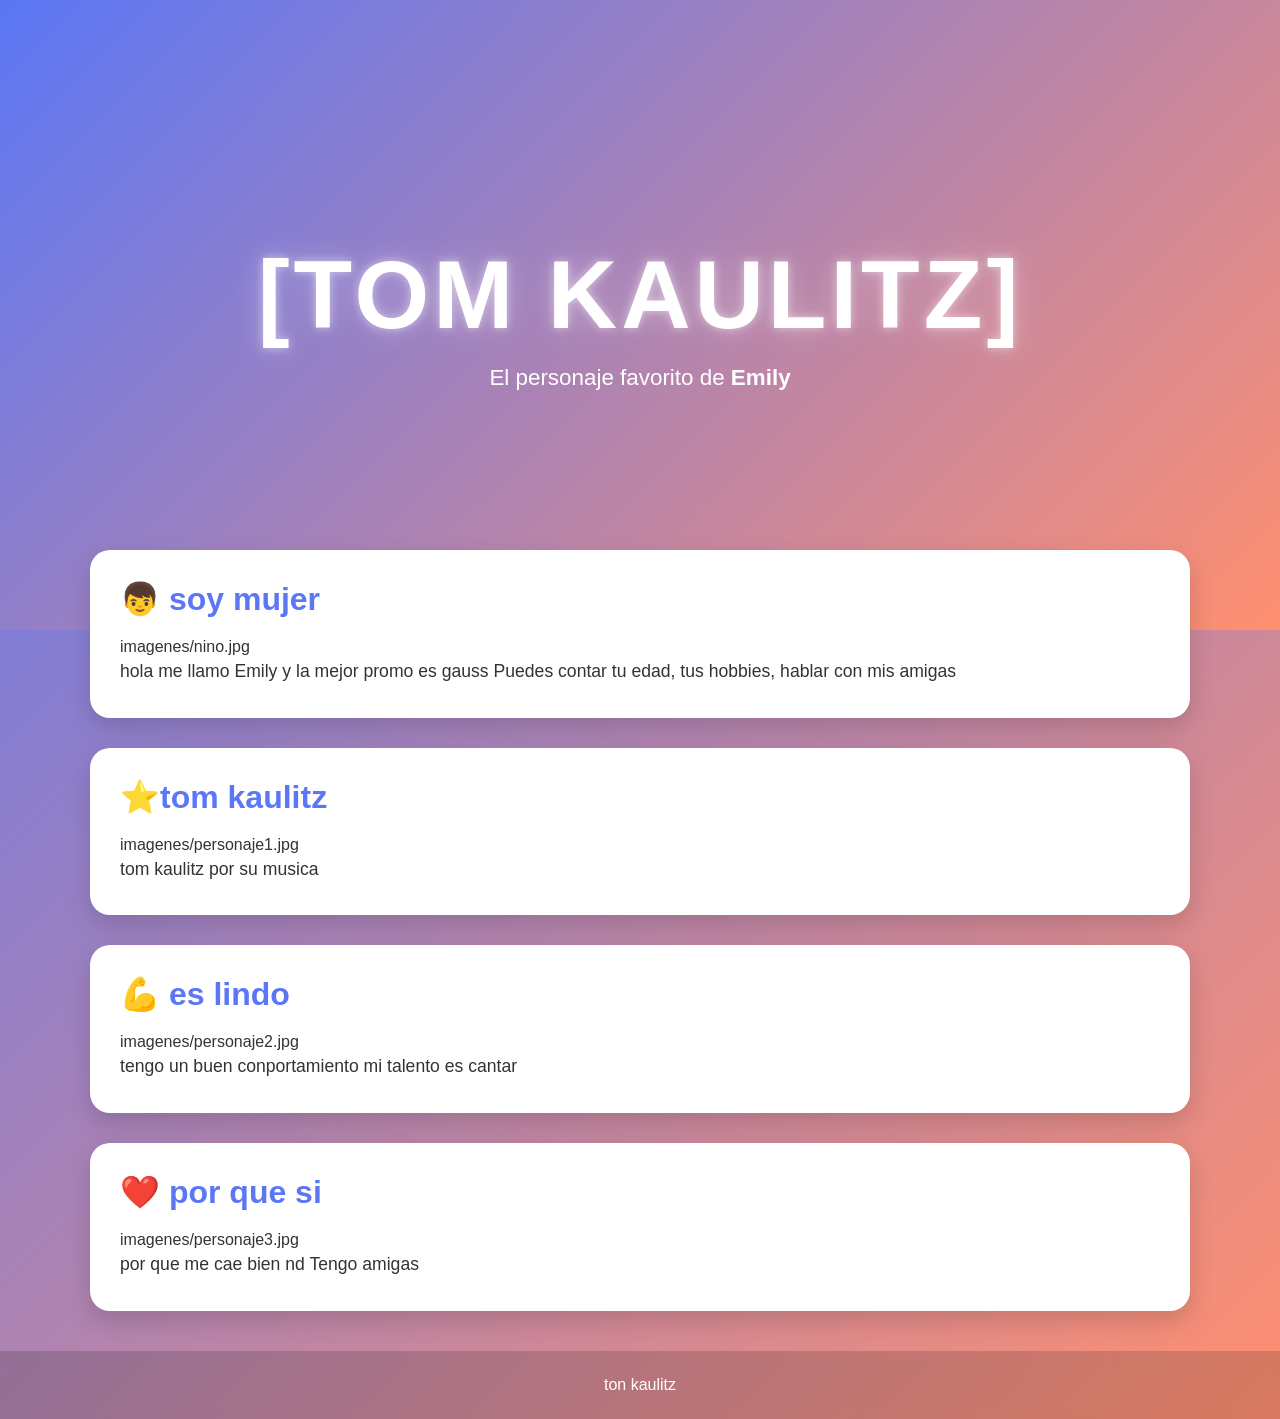
<file: docs/personajeFavorito/index.html>
<!DOCTYPE html>
<html lang="es">

<head>
    <meta charset="UTF-8">
    <meta name="viewport" content="width=device-width, initial-scale=1.0">
    <title>[tom kaulitz]</title>
    <link rel="stylesheet" href="style.css">
</head>

<body>

    <header class="hero">
        <div class="hero-content">
            <h1>[tom kaulitz]</h1>
            <p>El personaje favorito de <strong>Emily</strong></p>
        </div>
    </header>

    <main>

        <section class="card">
            <h2>👦 soy mujer</h2>
            imagenes/nino.jpg

            <p>
                hola me llamo Emily y la mejor promo es gauss
                Puedes contar tu edad, tus hobbies,
                hablar con mis amigas
            </p>
        </section>

        <section class="card">
            <h2>⭐tom kaulitz</h2>
            imagenes/personaje1.jpg

            <p>
                tom kaulitz por su musica
                
            </p>
        </section>

        <section class="card">
            <h2>💪 es lindo</h2>
            imagenes/personaje2.jpg

            <p>
                tengo un buen conportamiento
                mi talento es cantar
            </p>
        </section>

        <section class="card">
            <h2>❤️ por que si</h2>
            imagenes/personaje3.jpg

            <p>
                por que me cae bien
                nd                Tengo amigas

            </p>
        </section>

    </main>

    <footer>
        <p>ton kaulitz</p>
    </footer>

</body>

</html>
</file>
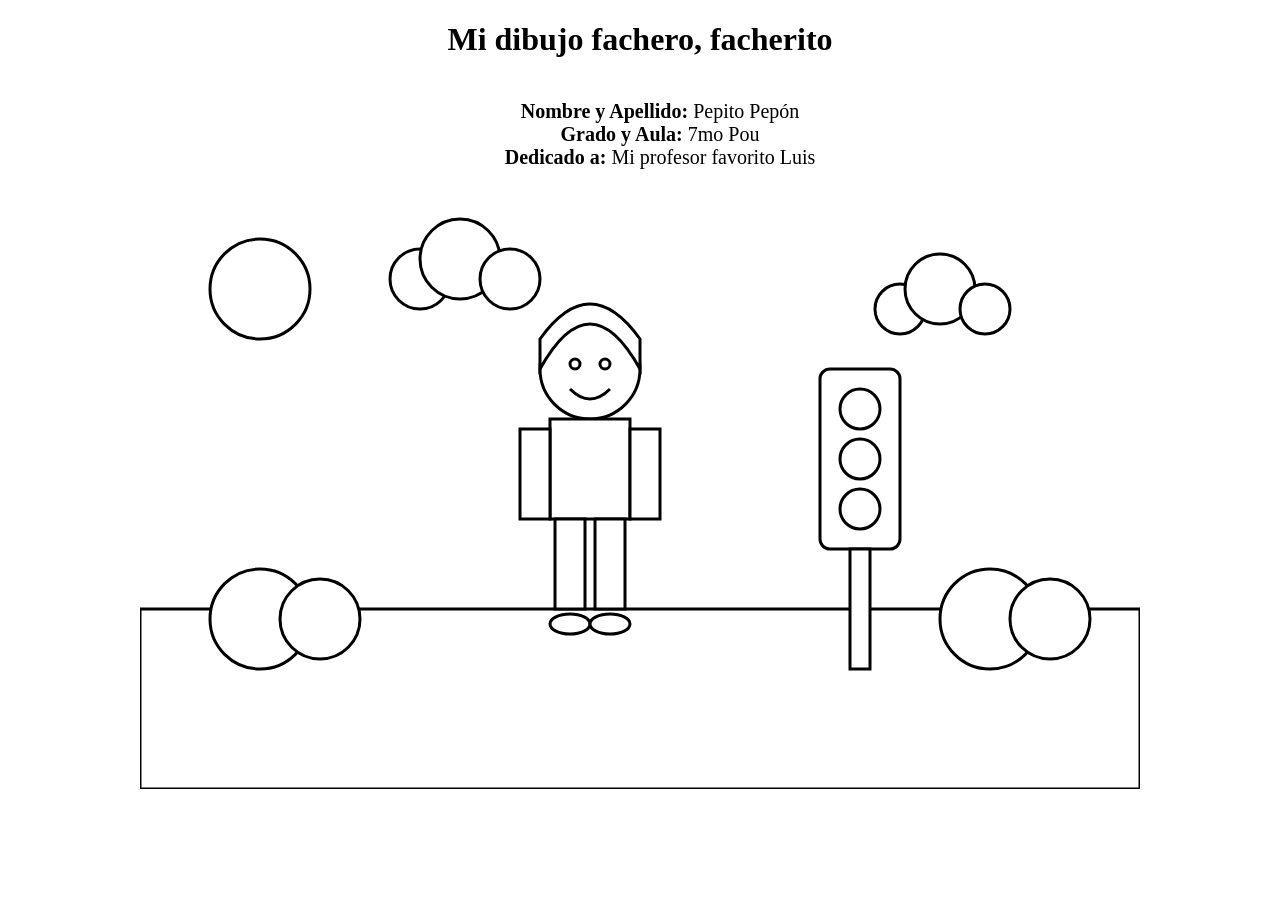
<file: docs/semaforoRGB/index.html>
<!DOCTYPE html>
<html lang="es">
<head>
    <meta charset="UTF-8">
    <title>Dibujo para colorear</title>
    <link rel="stylesheet" href="estilos.css">
</head>
<body>
<h1>Mi dibujo fachero, facherito</h1>
<ul>
  <li><strong>Nombre y Apellido:</strong> Pepito Pepón</li>
  <li><strong>Grado y Aula:</strong> 7mo Pou</li>
  <li><strong>Dedicado a:</strong> Mi profesor favorito Luis</li>
</ul>
<svg viewBox="0 0 1000 600" class="dibujo cielo">

    <!-- Sol -->
    <circle class="sol" cx="120" cy="100" r="50"/>

    <!-- Nubes -->
    <g class="nube">
        <circle class="nube-cuerpo" cx="280" cy="90" r="30"/>
        <circle class="nube-cuerpo" cx="320" cy="70" r="40"/>
        <circle class="nube-cuerpo" cx="370" cy="90" r="30"/>
    </g>

    <g class="nube">
        <circle class="nube-cuerpo" cx="760" cy="120" r="25"/>
        <circle class="nube-cuerpo" cx="800" cy="100" r="35"/>
        <circle class="nube-cuerpo" cx="845" cy="120" r="25"/>
    </g>

    <!-- Césped -->
    <rect class="cesped" x="0" y="420" width="1000" height="180"/>

    <!-- Arbustos -->
    <circle class="arbusto" cx="120" cy="430" r="50"/>
    <circle class="arbusto" cx="180" cy="430" r="40"/>

    <circle class="arbusto" cx="850" cy="430" r="50"/>
    <circle class="arbusto" cx="910" cy="430" r="40"/>

    <!-- Semáforo -->
    <g class="semaforo">

        <rect class="cuerpo-semaforo"
              x="680"
              y="180"
              width="80"
              height="180"
              rx="10"/>

        <circle class="luz-roja"
                cx="720"
                cy="220"
                r="20"/>

        <circle class="luz-amarilla"
                cx="720"
                cy="270"
                r="20"/>

        <circle class="luz-verde"
                cx="720"
                cy="320"
                r="20"/>

        <rect class="palo-semaforo"
              x="710"
              y="360"
              width="20"
              height="120"/>

    </g>

    <!-- Persona -->

    <!-- Cabeza -->
    <circle class="piel"
            cx="450"
            cy="180"
            r="50"/>

    <!-- Cabello -->
    <path class="cabello"
          d="M400 180
             Q450 90 500 180
             L500 150
             Q450 80 400 150 Z"/>

    <!-- Ojos -->
    <circle class="ojo"
            cx="435"
            cy="175"
            r="5"/>

    <circle class="ojo"
            cx="465"
            cy="175"
            r="5"/>

    <!-- Sonrisa -->
    <path class="boca"
          d="M430 200 Q450 220 470 200"/>

    <!-- Polo -->
    <rect class="polo"
          x="410"
          y="230"
          width="80"
          height="100"/>

    <!-- Brazos -->
    <rect class="piel"
          x="380"
          y="240"
          width="30"
          height="90"/>

    <rect class="piel"
          x="490"
          y="240"
          width="30"
          height="90"/>

    <!-- Pantalón -->
    <rect class="pantalon"
          x="415"
          y="330"
          width="30"
          height="90"/>

    <rect class="pantalon"
          x="455"
          y="330"
          width="30"
          height="90"/>

    <!-- Zapatos -->
    <ellipse class="zapato"
             cx="430"
             cy="435"
             rx="20"
             ry="10"/>

    <ellipse class="zapato"
             cx="470"
             cy="435"
             rx="20"
             ry="10"/>

</svg>

</body>
</html>
</file>
<file: docs/personajeFavorito/style.css>
/*======================================
  PALETA DE COLORES
======================================*/
:root {
    --color-primario: #5b77f5;
    --color-secundario: #ff8f70;
}

/*======================================
  CONFIGURACIÓN GENERAL
======================================*/
* {
    margin: 0;
    padding: 0;
    box-sizing: border-box;
}

body {
    font-family: "Segoe UI", Arial, sans-serif;

    background: linear-gradient(
        135deg,
        var(--color-primario),
        var(--color-secundario)
    );

    min-height: 100vh;
    color: #333;
}

/*======================================
  HERO
======================================*/
.hero {
    height: 70vh;

    display: flex;
    justify-content: center;
    align-items: center;

    text-align: center;

    background: linear-gradient(
        135deg,
        var(--color-primario),
        var(--color-secundario)
    );

    color: white;
}

.hero-content {
    animation: aparecer 1.5s ease;
}

.hero h1 {
    font-size: clamp(3rem, 8vw, 6rem);
    letter-spacing: 4px;
    text-transform: uppercase;

    text-shadow:
        0 0 10px rgba(255,255,255,.5),
        0 0 30px rgba(255,255,255,.3);

    animation: flotar 3s ease-in-out infinite;
}

.hero p {
    font-size: 1.4rem;
    margin-top: 15px;
}

/*======================================
  CONTENEDOR
======================================*/
main {
    width: 90%;
    max-width: 1100px;

    margin: -80px auto 40px;
}

/*======================================
  TARJETAS
======================================*/
.card {
    background: white;

    margin-bottom: 30px;
    padding: 30px;

    border-radius: 20px;

    box-shadow: 0 10px 25px rgba(0,0,0,.15);

    transition: .3s;
}

.card:hover {
    transform: translateY(-8px);
}

.card h2 {
    color: var(--color-primario);
    margin-bottom: 20px;
    font-size: 2rem;
}

.card img {
    width: 100%;
    max-width: 450px;

    display: block;
    margin: 20px auto;

    border-radius: 15px;

    transition: .4s;
}

.card img:hover {
    transform: scale(1.05);
}

.card p {
    font-size: 1.1rem;
    line-height: 1.8;
}

/*======================================
  FOOTER
======================================*/
footer {
    text-align: center;

    padding: 25px;

    color: white;

    background: rgba(0,0,0,.15);

    backdrop-filter: blur(5px);
}

/*======================================
  ANIMACIONES
======================================*/
@keyframes aparecer {
    from {
        opacity: 0;
        transform: translateY(40px);
    }

    to {
        opacity: 1;
        transform: translateY(0);
    }
}

@keyframes flotar {
    0% {
        transform: translateY(0);
    }

    50% {
        transform: translateY(-10px);
    }

    100% {
        transform: translateY(0);
    }
}

/*======================================
  RESPONSIVE
======================================*/
@media (max-width: 768px) {

    .hero {
        height: 55vh;
    }

    .hero p {
        font-size: 1rem;
    }

    .card {
        padding: 20px;
    }

    .card h2 {
        font-size: 1.5rem;
    }
}
</file>
<file: docs/semaforoRGB/estilos.css>
body{
    margin:0;
    display:flex;
    justify-content:center;
    background:white;
    flex-direction: column;
    align-items: center;

}
h1 {
  text-align: center;
}
ul {
  list-style-type: none;
  display: flex;
  flex-direction: column;
  align-items: center;
  font-size: 20px;
}
.dibujo{
    width:1000px;
}

.cielo,
.sol,
.nube-cuerpo,
.cesped,
.arbusto,
.cuerpo-semaforo,
.luz-roja,
.luz-amarilla,
.luz-verde,
.palo-semaforo,
.piel,
.cabello,
.ojo,
.polo,
.pantalon,
.zapato{
    fill:white;
    stroke:black;
    stroke-width:3;
}
</file>
